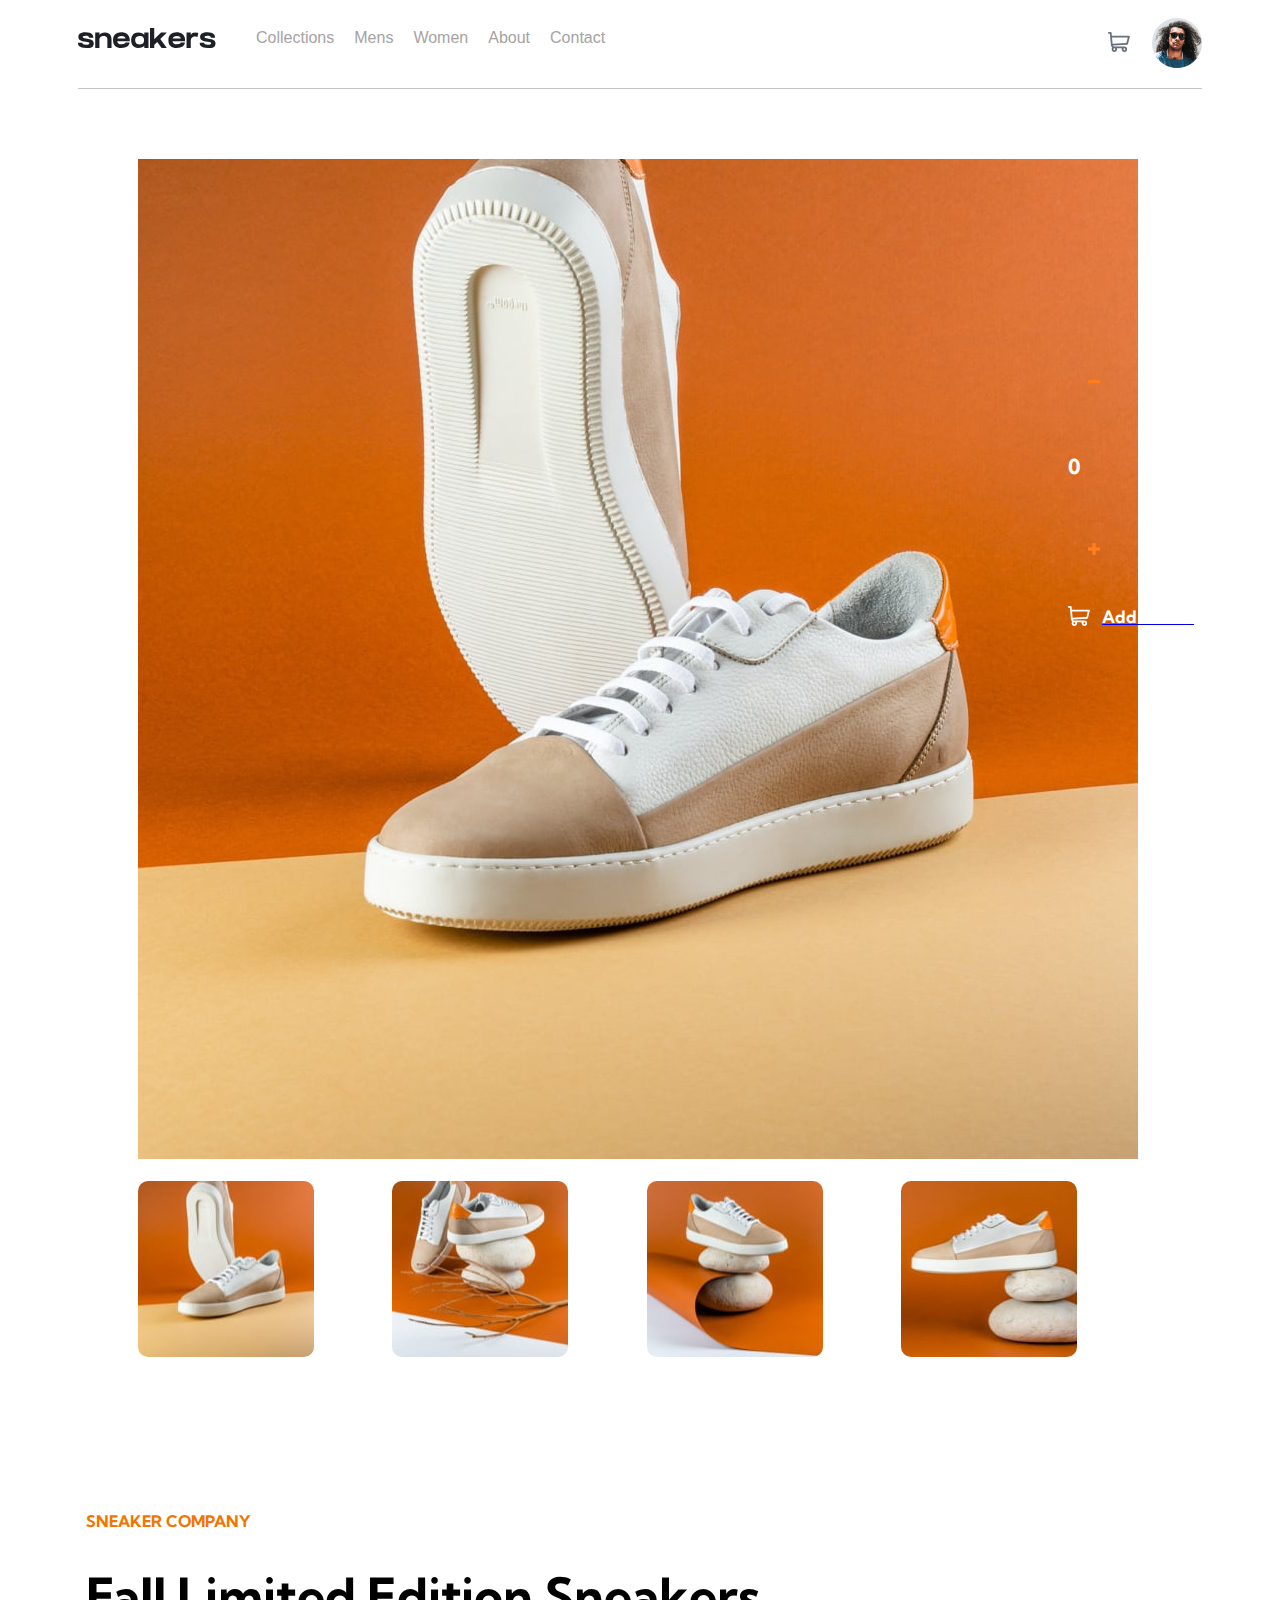
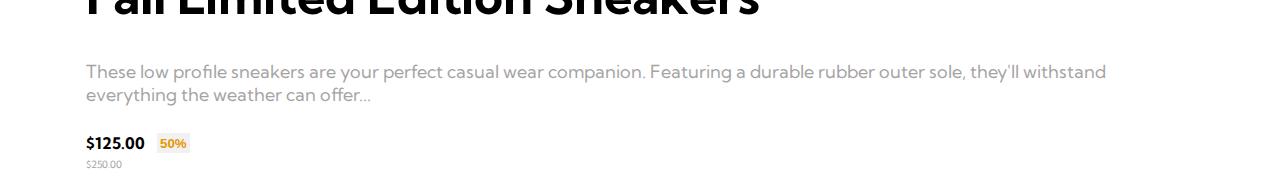
<file: index.html>
<!DOCTYPE html>
<html lang="en">
<head>
    <meta charset="UTF-8">
    <meta http-equiv="X-UA-Compatible" content="IE=edge">
    <meta name="viewport" content="width=device-width, initial-scale=1.0">
    <title>E-commerce frontend challenge</title>
    <link href="https://fonts.googleapis.com/css2?family=Kumbh+Sans&display=swap" rel="stylesheet">
    <link rel="stylesheet" type="text/css" href="css/style.css">
</head>
<body>
    <div class="row-1">
        <div class="header">
            <div class="nav-con">
                <a href="#">
                    <div class="logo">
                        <img src="image/img/logo.svg" alt="">
                    </div>
                </a>
                <ul class="navbar">
                    <li><a href="#">Collections</a></li>
                    <li><a href="#">Mens</a></li>
                    <li><a href="#">Women</a></li>
                    <li><a href="#">About</a></li>
                    <li><a href="#">Contact</a></li>
                </ul>
            </div>
            
            <div class="otm">
                <a href="#">
                    <div class="cart">
                        <img src="image/img/icon-cart.svg" alt="cart">
                    </div>
                </a>
                <div class="avartar">
                    <img src="image/img/image-avatar.png" alt="cart">
                </div>
            </div>
        </div>

        <div class="header-small">
            <div class="nav-con">
                <div class="icon-menu">
                    <img src="image/img/icon-menu.svg" alt="menu">
                </div>
                <div class="logo">
                    <img src="image/img/logo.svg" alt="">
                </div>
            </div>
            
            <div class="otm">
                <div class="cart">
                    <img src="image/img/icon-cart.svg" alt="cart">
                </div>
                <div class="avartar">
                    <img src="image/img/image-avatar.png" alt="cart">
                </div>
            </div>
        </div>
    </div>

    <div class="row-2">
        <div class="main-1">
            <div class="product-1">
                <a href="#"><img src="image/img/image-product-1.jpg" alt=""></a>
            </div>
            <div class="thumbnail">
                <div>
                    <a href="#"><img src="image/img/image-product-1-thumbnail.jpg" alt=""></a>
                </div>
                <div style="margin: 0 7px 0 12px;">
                    <a href="#"><img src="image/img/image-product-2-thumbnail.jpg" alt=""></a>
                </div>
                <div style="margin: 0 12px 0 7px;">
                    <a href="#"><img src="image/img/image-product-3-thumbnail.jpg" alt=""></a>
                </div>
                <div>
                    <a href="#"><img src="image/img/image-product-4-thumbnail.jpg" alt=""></a>
                </div>
                
            </div>
        </div>
        <div class="main-2">
            <h4>SNEAKER COMPANY</h4>
            <h1>Fall Limited Edition Sneakers</h1>
            <p class="para">
                These low profile sneakers are your perfect casual wear companion. Featuring a durable rubber outer sole, they'll withstand everything the weather can offer...
            </p>
            <div class="dollar">
                <h5 class="head">$125.00</h5>
                <h5 class="head-2">50%</h5>
            </div>
            <div class="dollar-small">
                <div class="small-1">
                    <h5 class="head-3">$125.00</h5>
                    <h3 class="head-4">50%</h3>
                </div>
                <div class="small-2">
                    <p class="discount-1">$250.00</p>
                </div>
            </div>
            <p class="discount">$250.00</p>
            <div class="next">
                <div class="next-con">
                    <div class="first-child" style=" padding: 11px 0;">
                        <a href="#"><img src="image/img/icon-minus.svg" alt="previous"></a>
                    </div>
                    <div>
                        <h5>0</h5>
                    </div>
                    <div class="second-child" style=" padding: 16px 0;">
                        <a href="#"><img src="image/img/icon-plus.svg" alt="previous"></a>
                    </div>
                </div>
                <div class="add-to-cart">
                    <a href="#">
                        <div class="cart-1">
                            <img src="image/img/icon-cart.svg" alt="cart">
                            <h4 style="color: white;">Add to cart</h4>
                        </div>
                    </a>
                </div>
            </div>
        </div>
    </div>
</body>
</html>
</file>
<file: css/style.css>
*{
    box-sizing: border-box;
}
body{
    font-family: 'Kumbh Sans', sans-serif;
    font-weight: 400, 700;
    background-color: white;
}
.row-1{
    padding: 0 70px;
    flex-wrap: wrap;
}
@media only screen and (min-width: 100px) and (max-width: 700px) {
    .row-1{
        padding: 0;
    }
}
.header{
   border-bottom: 1px solid rgb(197, 197, 197);
    line-height: 0;
    display: flex;
    justify-content: space-between;
    padding: 10px 0 20px 0;
}
.header .nav-con{
    display: flex;
    flex-wrap: wrap;
}
.nav-con .logo{
    padding: 10px 0;
}
.nav-con .navbar{
    display: flex;
    flex-wrap: wrap;
    list-style-type: none;
    padding: 9px 0;
    margin: 0 0 0 30px;
}

.header .nav-con .navbar li{
    padding: 10px 10px;
}
.nav-con .navbar li a{
    text-decoration: none;
    font-size: 16px;
    color: rgb(165, 163, 163);
    font-family: Arial, Helvetica, sans-serif;
}
.nav-con .navbar li a:hover{
    color: rgb(241, 117, 0);
}
.header .otm{
    display: flex;
    flex-wrap: wrap;
}
.otm .cart{
    padding: 14px;
}
.otm .cart:hover{
    border-radius: 50%;
    background-color: rgb(241, 117, 0);
}
.otm .avartar{
    height: 50px;
    margin-left: 20px;
    
}
.otm .avartar img{
    height: inherit;
}
@media only screen and (min-width: 699px) and (max-width: 819px) {
    .row-1{
        padding: 0;
    }
}
@media only screen and (min-width: 100px) and (max-width: 700px) {
    .header{
        flex-direction: column;
    }
}
@media only screen and (min-width: 100px) and (max-width: 700px) {
    .header{
        display: none;
    }
}
/* small screen */
.header-small{
   border-bottom: 1px solid rgb(197, 197, 197);
    line-height: 0;
    display: flex;
    justify-content: space-between;
    padding: 10px 0 20px 0;
}
.header-small .nav-con{
    display: flex;
    flex-wrap: wrap;
}
.overlay{
    height: 80%;
    width: 0%;
    background-color: rgb(241, 117, 0);
    z-index: 1;
    transition: 0.5s;
    top: 0;
    left: 0;
    position: fixed;
    overflow: hidden;
}
.overlay-content{
    position: relative;
    top: 25%;
    width: 100%;
    display: flex;
    flex-direction: column;
    list-style-type: none;
    padding: 0;

}
.overlay-content li{
    padding: 16px 8px;
    text-align: center;
}
.overlay a{
    text-decoration: none;
    color: white;
}
.overlay a:hover, .overlay a:focus{
    color: rgb(241, 117, 0);
}
.closebtn{
    position: absolute;
    top: 40px;
    right: 30px;
    color: white;
    font-size: 40px;
}



.header-small .icon-menu{
    padding: 21px 16px;
}
.nav-con .logo{
    padding: 10px 0;
}
 .nav-con .navbar li a{
    text-decoration: none;
    font-size: 16px;
    color: rgb(165, 163, 163);
    font-family: Arial, Helvetica, sans-serif;
}
.header-small .otm{
    display: flex;
    flex-wrap: wrap;
}
.otm .cart{
    padding: 14px;
}
.otm .avartar{
    height: 50px;
    margin-left: 8px;
}
.otm .avartar img{
    height: inherit;
}
@media only screen and (min-width: 600px) {
    .header-small{
        display: none;
    }
}
@media only screen and (max-width: 700px) {
    .header-small{
        display: flex;
    }
}
/* small screen ends */
.row-2{
    display: flex;
    flex-wrap: wrap;
    padding: 0 60px;
}
@media only screen and (min-width: 699px) and (max-width: 819px) {
    .row-2{
        padding: 0;
    }
}
@media only screen and (max-width: 700px) {
    .row-2{
        flex-direction: column;
        padding: 0;
    }
}
.main-1{
    flex: 50%;
    flex-wrap: wrap;
    padding: 70px;
    position: relative;
}
@media only screen and (min-width: 700px) and (max-width: 890px) {
    .main-1{
        padding: 50px 20px 0 20px;
    }
} 
@media only screen and (max-width: 700px) {
    .main-1{
        padding: 0;
    }
}
.slide{
    display: none;
}
.slide img{
    max-width: 100%;
    border-radius: 10px;
    vertical-align: middle;
}
.cursor{
    cursor: pointer;
}
.prev, .next{
    cursor: pointer;
    position: absolute;
    top: 40%;
    margin-top: -25px;
    padding: 16px;
    font-size: 25px;
    color: white;
    font-weight: bold;
    user-select: none;
}
.next{
    right: 70px;
}
.prev:hover, .next:hover{
    background-color: black;
}
.numberText{
    position: absolute;
    padding: 5px 12px;
    color: white;
    font-size: 12px;
} 
.thumbnail{
    display: flex;
    flex-wrap: wrap;
    margin-top: 18px;
}
.column .demo{
    opacity: 0.6;
}
.column .demo:hover{
    opacity: 1;
}
@media only screen and (min-width: 200px) and (max-width: 700px) {
   .next{
        right: 0;
    }
}
@media only screen and (min-width: 700px) and (max-width: 890px) {
    .next{
         right: 20px;
     }
 }
 @media only screen and (min-width: 890px) and (max-width: 989px) {
    .prev, .next{
        top: 30%;
        
    }
 } 
@media only screen and (min-width: 100px) and (max-width: 700px) {
    .thumbnail{
        display: none;
    }
    .slide img{
        border-radius: 0;
    }
}
.thumbnail div{
    flex: 20%; 
    flex-shrink: 0;
    border-radius: 10px; 
}
.thumbnail div img{
    max-width: 100%;
    border-radius: 10px;
}
.main-2{
    flex: 50%;
    flex-wrap: wrap;
    padding: 150px 60px 0 60px;
}
@media only screen and (min-width: 100px) and (max-width: 700px) {
    .main-2{
        padding: 10px 20px 0 20px;
    }
    .main-2 h4{
        font-size: 13px;
    }
    .main-2 h1{
        font-size: 25px;
    }
}
@media only screen and (min-width: 699px) and (max-width: 1300px) {
    .main-2{
        padding: 80px 18px 0 18px;
    }
}
.main-2 h4{
    color: rgb(241, 117, 0);
    margin: 0;
}
.main-2 h1{
    font-size: 50px;
}
.main-2 p{
    color: rgb(165, 163, 163);
    font-size: 18px;
}
.dollar{
    display: flex;;
    flex-wrap: wrap;
    padding: 0;
}
@media only screen and (max-width: 700px) {
    .main-2 h1{
        font-size: 40px;
    }
    .main-2 .dollar{
        display: none;
    }
}
 .head{
    margin: 9px 0 0 0;
    font-weight: bolder;
    font-size: 16px;
}
.dollar .head-2{
    background-color: rgb(241, 241, 241);
    padding: 3px 3px 0 3px;
    margin: 9px 0 0 12px;
    font-family: Arial, Helvetica, sans-serif;
    font-weight: bolder;
    color: rgb(230, 150, 3);
}
.main-2 .discount{
    margin: 5px 0 0 0;
    color: rgb(165, 163, 163);
    font-size: 10px;
}
.dollar-small{
    display: flex;;
    flex-wrap: wrap;
    padding: 0;
    margin-top: 30px ;
    justify-content: space-between;
}
.small-1{
    display: flex;
}
.dollar-small .head-3{
    margin: 9px 0 0 0;
    font-weight: bolder;
    font-size: 28px;
}
.dollar-small .head-4{
    background-color: rgb(241, 241, 241);
    padding: 5px 3px 0 3px;
    margin: 9px 0 0 12px;
    font-family: Arial, Helvetica, sans-serif;
    font-weight: bolder;
    color: rgb(230, 150, 3);
}
.dollar-small .discount-1{
    margin: 9px 0 0 0;
    color: rgb(165, 163, 163);
    font-size: 18px;
    padding: 5px 3px 0 3px;
}
@media only screen and (min-width: 700px) {
    .main-2 .dollar-small{
        display: none;
    }
}

@media only screen and (min-width: 100px) and (max-width: 700px) {
    .main-2 .discount{
        display: none;
    }
}
.main-2 .next-div{
   display: flex;
   flex-wrap: wrap;
   margin-top: 30px;
}
.next-div .next-con{
    flex: 30%;
    display: flex;
    margin-right: 8px;
   background-color: rgb(224, 223, 223);
   border-radius: 4px;
}
@media only screen and (max-width: 700px) {
    .next-div .next-con{
        flex: 100%;
        margin-right: 0;
    }
    .next-div .add-to-cart{
        flex: 100%;
        padding: 10px 0;
        margin-top: 13px;
        margin-bottom: 80px;
    }
}
.next-div .next-con div{
    flex: 20%;
    max-width: 100%;
    height: auto;
    text-align: center;
    
}
.first-child img{
    cursor: pointer;
    padding: 18px 20px;
}
.first-child img:hover, .second-child img:hover{
    opacity: 0.4;
}
.second-child img{
    cursor: pointer;
    padding: 14px 20px;
}
.next-div .next-con div h5{
    margin: 0;
    padding: 15px 0;
}
.next-div .add-to-cart{
    border-radius: 6px;
    flex: 50%;
    background-color: rgb(241, 117, 0);
}
.next-div .add-to-cart:hover{
    background-color: rgb(246, 153, 65);
}
.cart-1{
    display: flex;
    flex-wrap: wrap;
    justify-content: center;
    padding-top: 15px;
}
.cart-1 img{
    height: 20px;
    color: white;
    filter: brightness(0%) invert(100%);
}
.cart-1 h4{
    margin: 0 0 0 12px;
    font-size: 17px;
}
</file>
